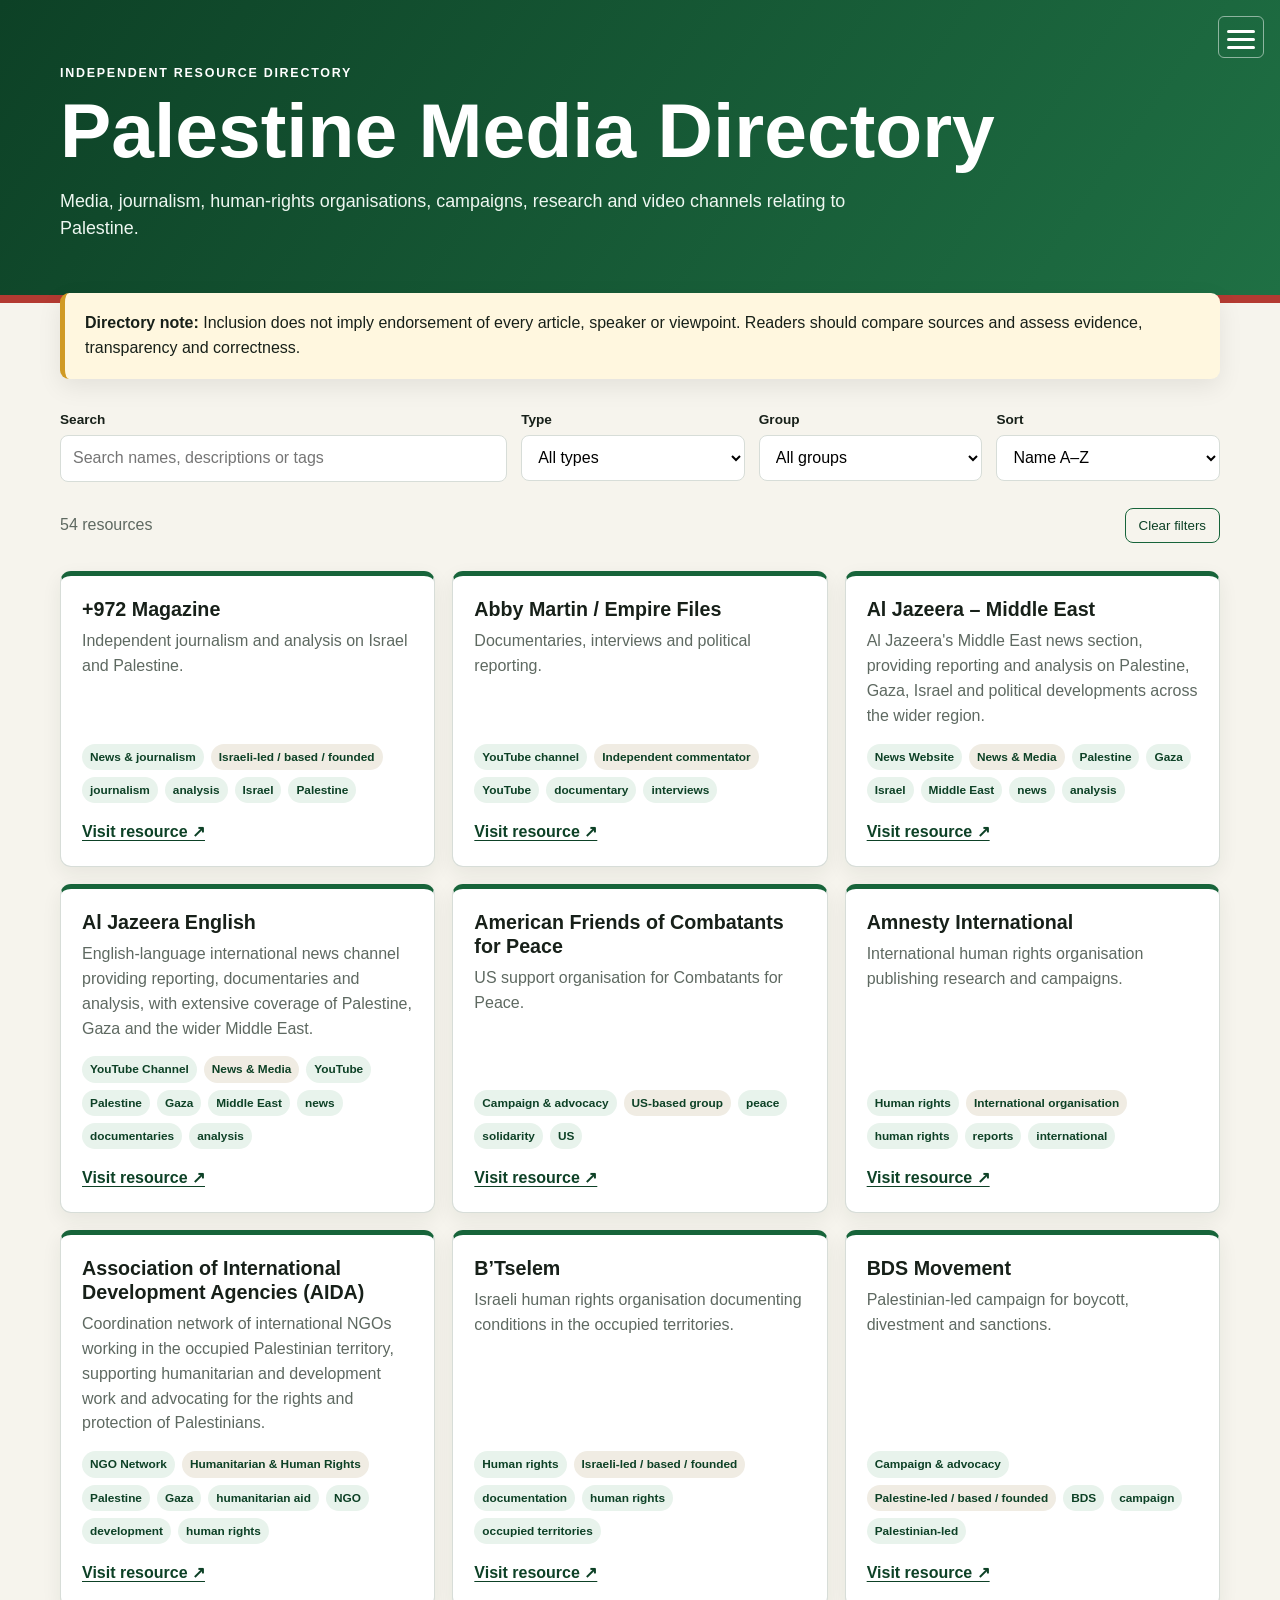
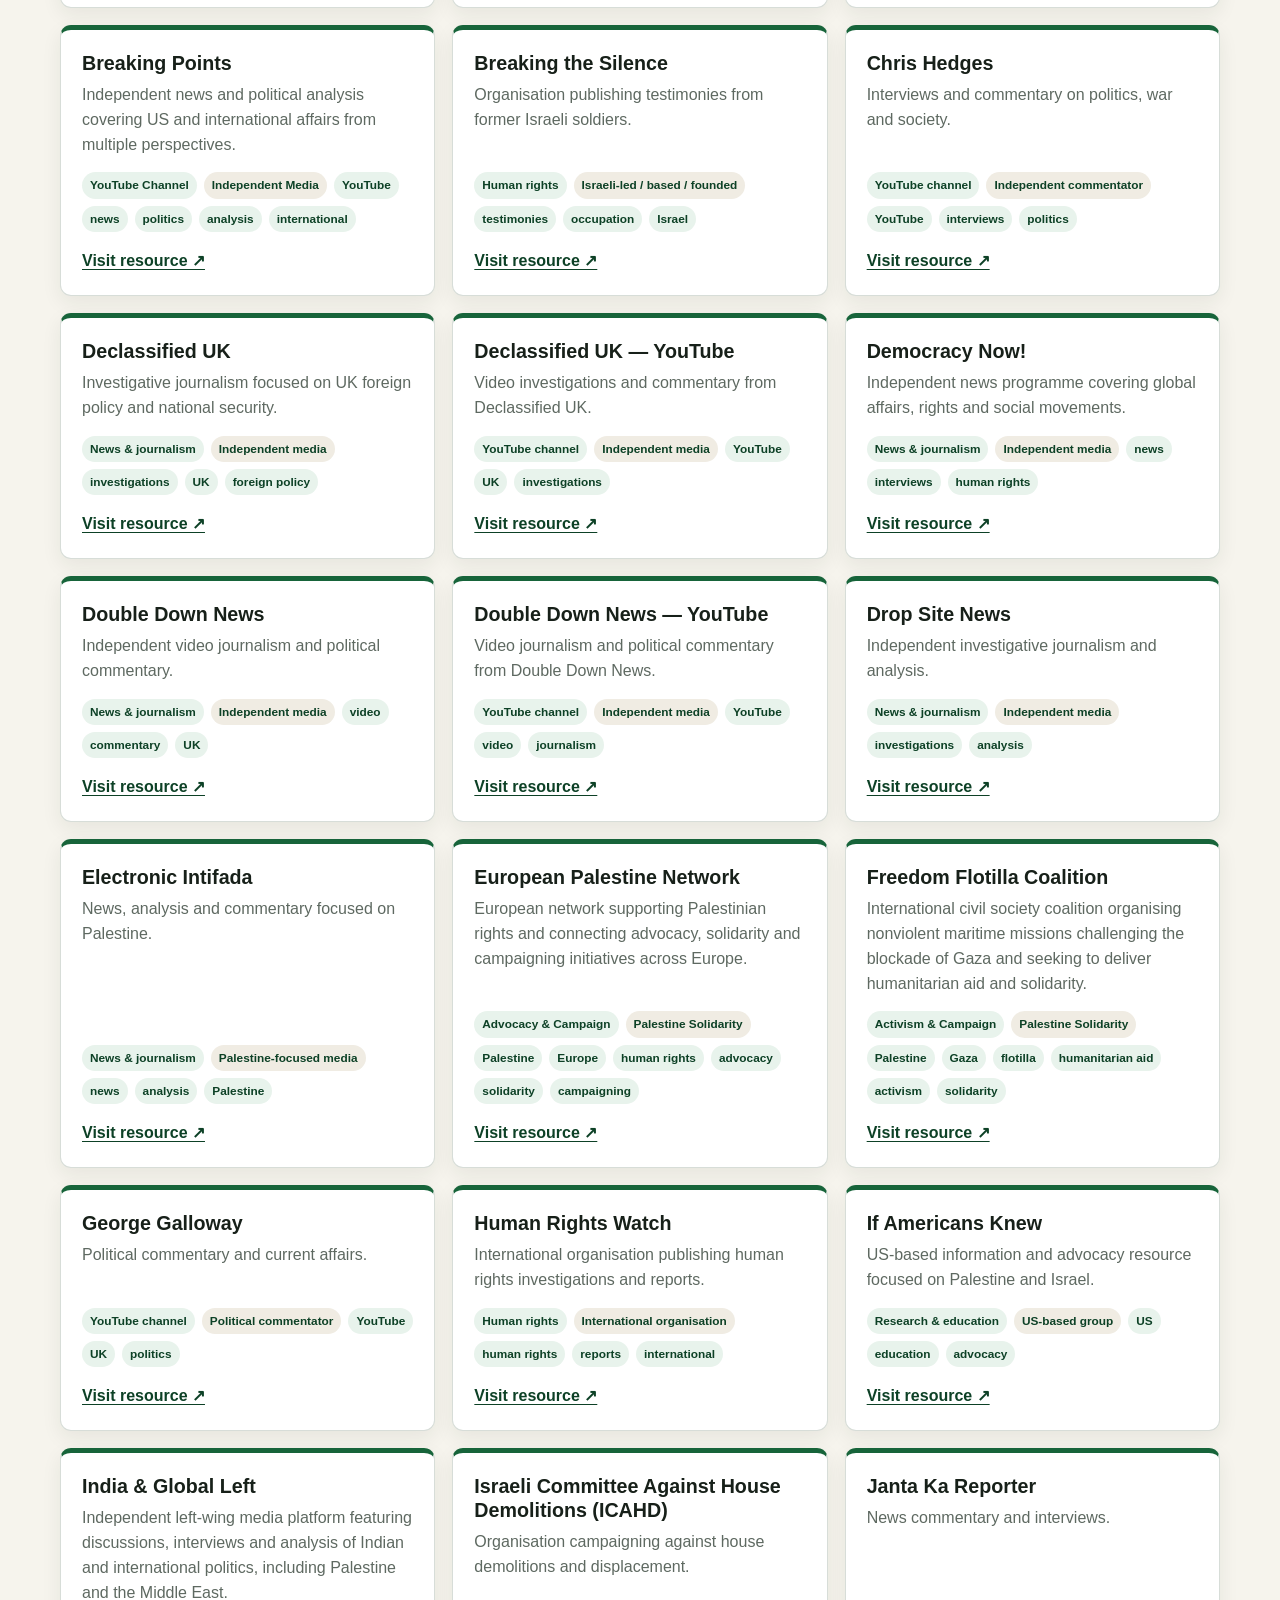
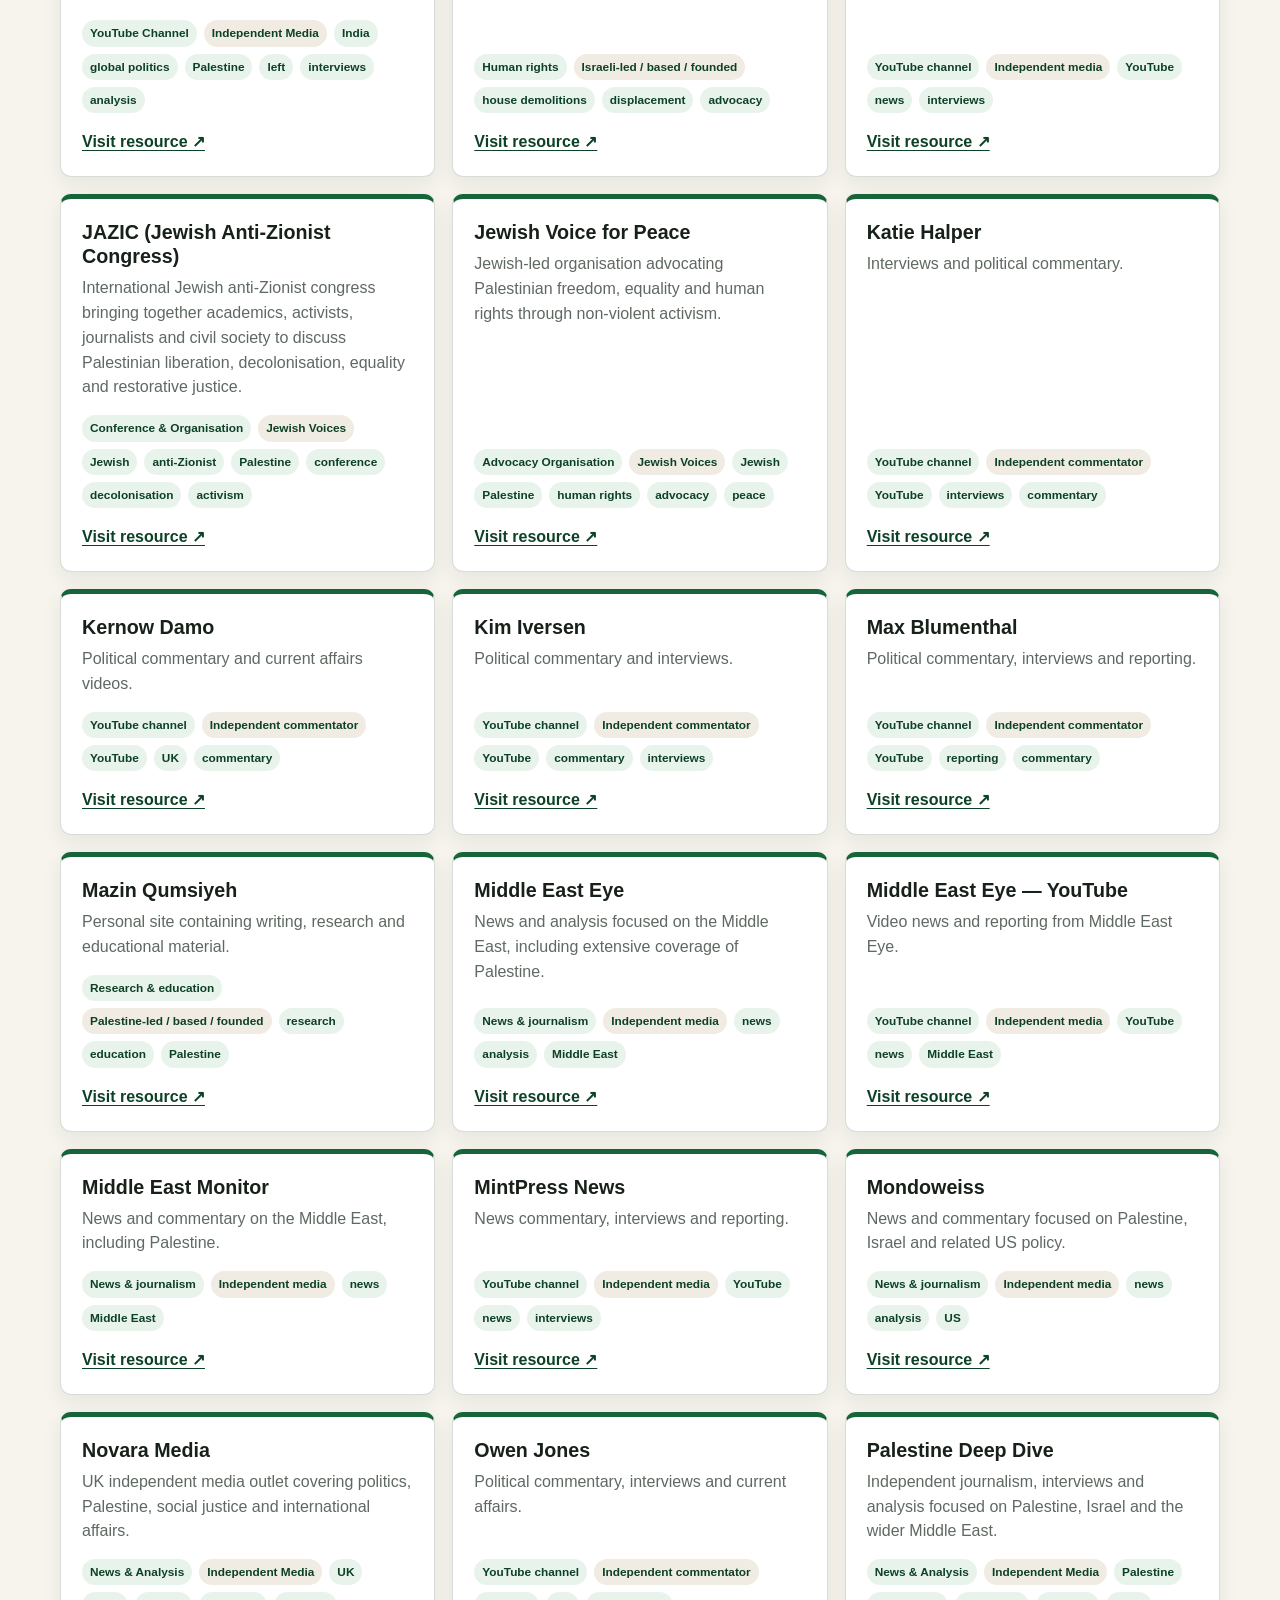
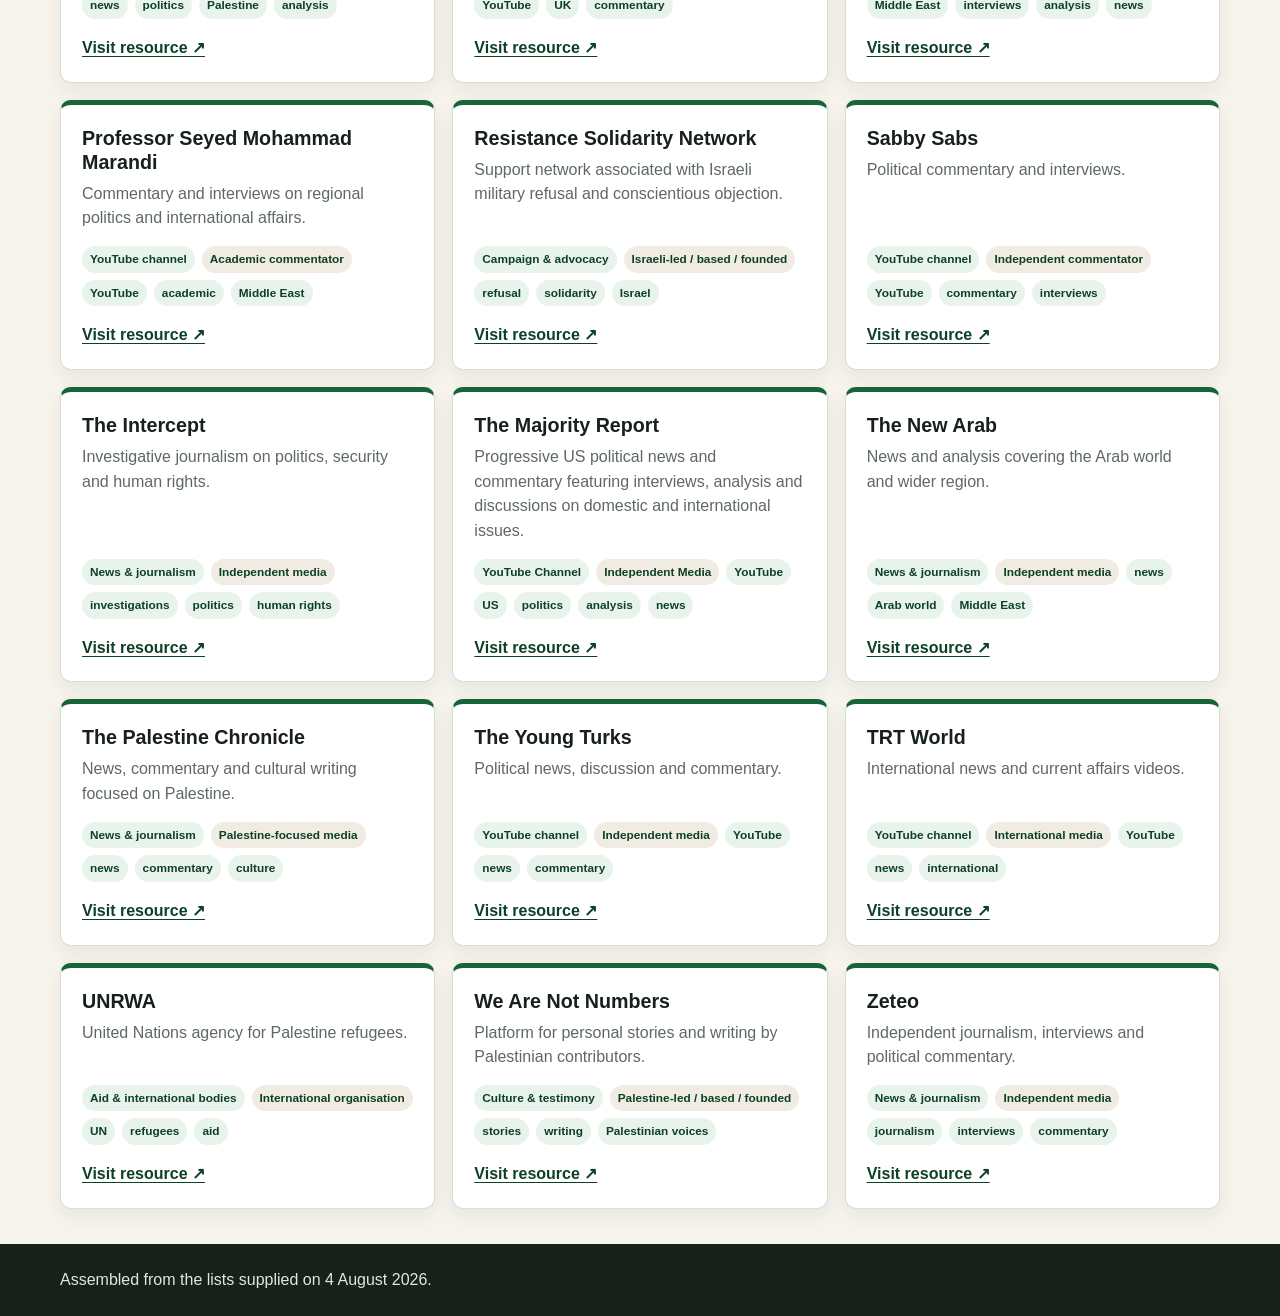
<file: index.html>
<!doctype html>
<html lang="en">

<!-- ==================================================
     SECTION 1 — PAGE SETUP / HEAD
     Put page title, stylesheet links and other head items here.
     ================================================== -->
<head>
<meta charset="utf-8">
<meta name="viewport" content="width=device-width,initial-scale=1">
<title>Palestine Media Directory</title>
<link rel="stylesheet" href="styles.css">
</head>
<body>

<!-- ==================================================
     SECTION 2 — PAGE HEADER
     Put heading/banner code here.
     ================================================== -->
<header><div class="wrap">
<!-- HAMBURGER MENU -->
<button class="menu-button" id="menuButton" aria-label="Open menu" aria-expanded="false">
<span></span><span></span><span></span>
</button>
<nav class="main-menu" id="mainMenu">
<a href="https://palestine-justice.github.io/palestine-history/" target="_blank" rel="noopener">Palestine History</a>
<a href="https://palestine-justice.github.io/weblinks/" target="_blank" rel="noopener">Palestine Justice links</a>
</nav>
<p class="kicker">Independent resource directory</p>
<h1>Palestine Media Directory</h1>
<p class="subtitle">Media, journalism, human-rights organisations, campaigns, research and video channels relating to Palestine.</p>
</div></header>

<!-- ==================================================
     SECTION 3 — MAIN CONTENT START
     ================================================== -->
<main class="wrap">

<!-- ==================================================
     SECTION 4 — DIRECTORY NOTICE
     Put notice/information-box code here.
     ================================================== -->
<section class="notice"><strong>Directory note:</strong> Inclusion does not imply endorsement of every article, speaker or viewpoint. Readers should compare sources and assess evidence, transparency and correctness.</section>

<!-- ==================================================
     SECTION 5 — SEARCH / FILTER / SORT CONTROLS
     Put new search or filter controls here.
     ================================================== -->
<section class="controls">
<label><span>Search</span><input id="search" type="search" placeholder="Search names, descriptions or tags"></label>
<label><span>Type</span><select id="typeFilter"><option value="">All types</option></select></label>
<label><span>Group</span><select id="groupFilter"><option value="">All groups</option></select></label>
<label><span>Sort</span><select id="sort"><option value="name">Name A–Z</option><option value="type">Type</option><option value="group">Group</option></select></label>
</section>

<!-- ==================================================
     SECTION 6 — RESULTS BAR AND RESOURCE CARDS
     Put code connected with displayed results/cards here.
     ================================================== -->
<div class="resultsbar"><p id="count"></p><button id="clear">Clear filters</button></div>
<section id="cards" class="grid"></section>
</main>

<!-- ==================================================
     SECTION 7 — FOOTER
     Put footer code here.
     ================================================== -->
<footer><div class="wrap">Assembled from the lists supplied on 4 August 2026.</div></footer>

<!-- ==================================================
     SECTION 8 — WEBSITE JAVASCRIPT FILES
     Put additional local JavaScript file links here.
     ================================================== -->
<script src="sites.js"></script>
<script src="script.js"></script>

<!-- ==================================================
     SECTION 9 — GOATCOUNTER ANALYTICS
     ================================================== -->
<script data-goatcounter="https://palestine-justice.goatcounter.com/count"
        async src="//gc.zgo.at/count.js">
</script>

<!-- ==================================================
     SECTION 10 — CLOUDFLARE WEB ANALYTICS
     ================================================== -->
<!-- Cloudflare Web Analytics -->
<script type='module' src='https://static.cloudflareinsights.com/beacon.min.js' data-cf-beacon='{"token": "90a6a1f27afb492b8741871558c626bf"}'>
</script>
<!-- End Cloudflare Web Analytics -->

</body>
</html>
</file>
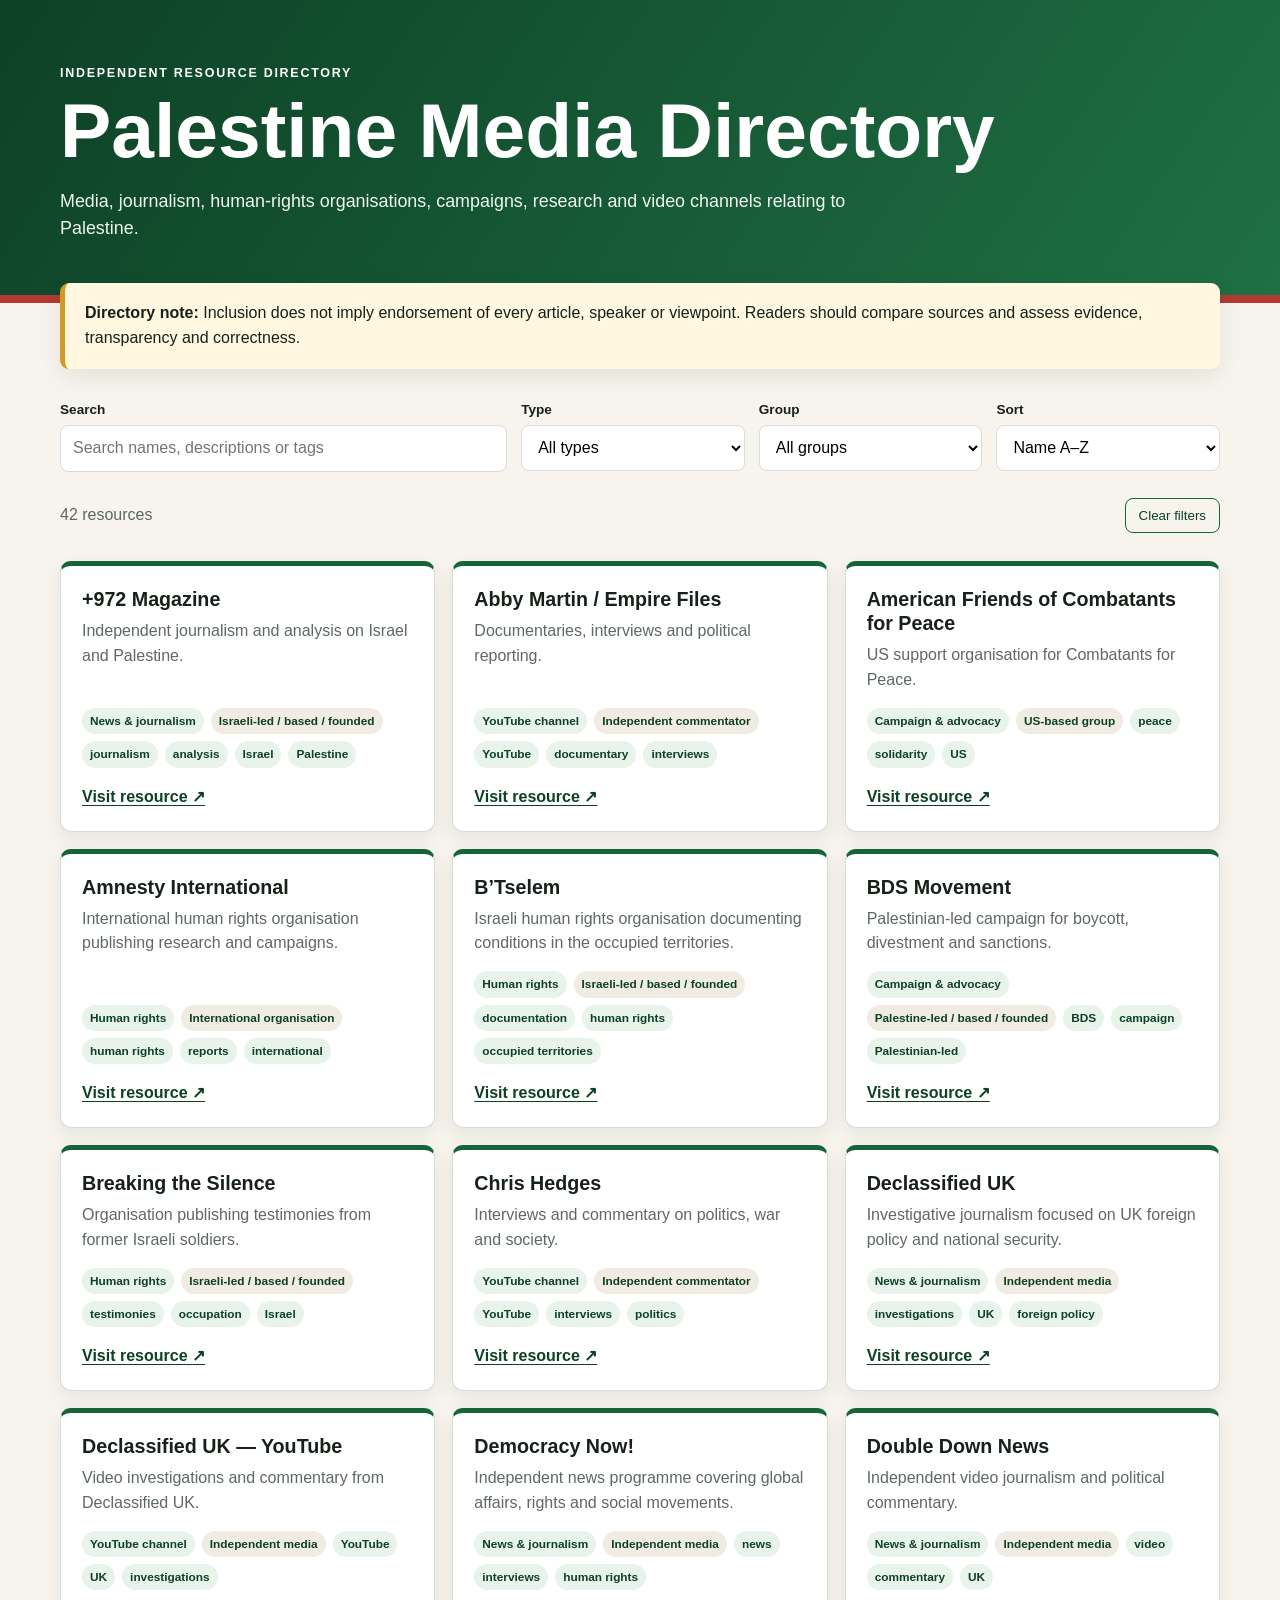
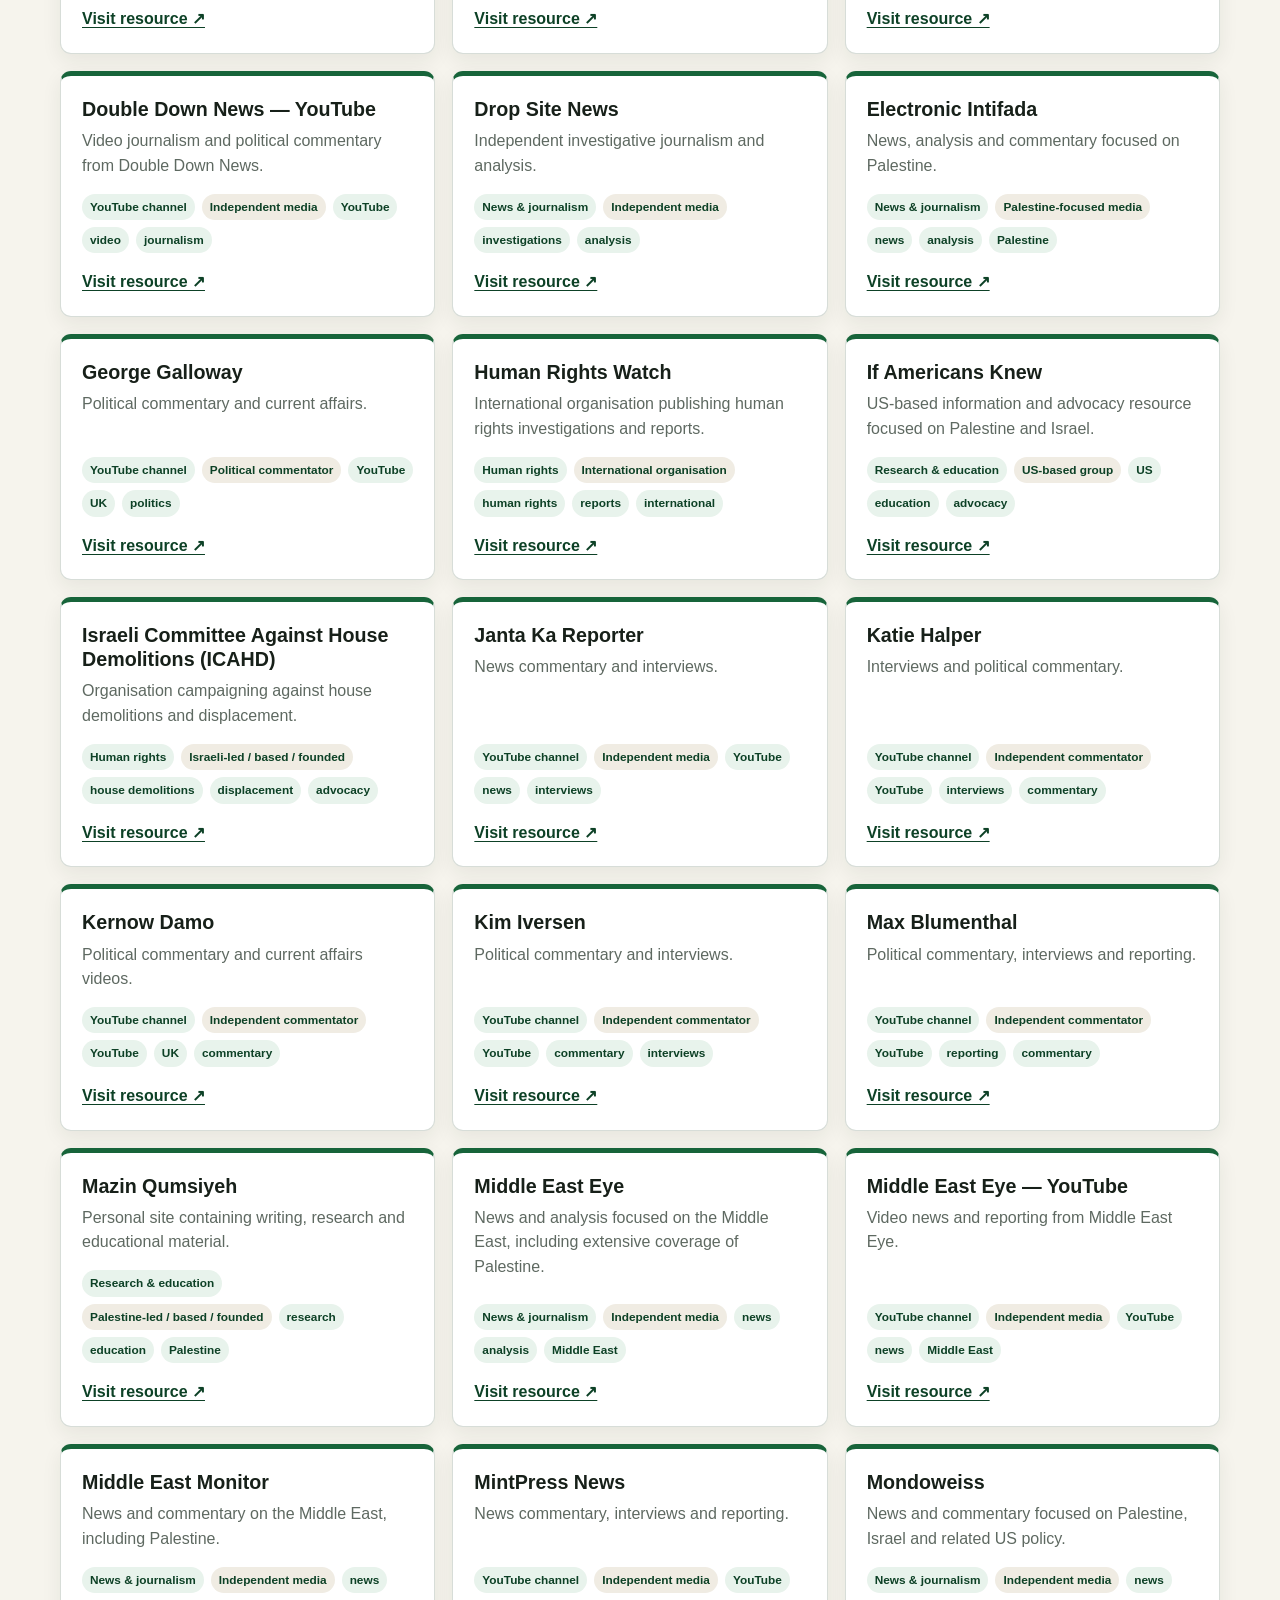
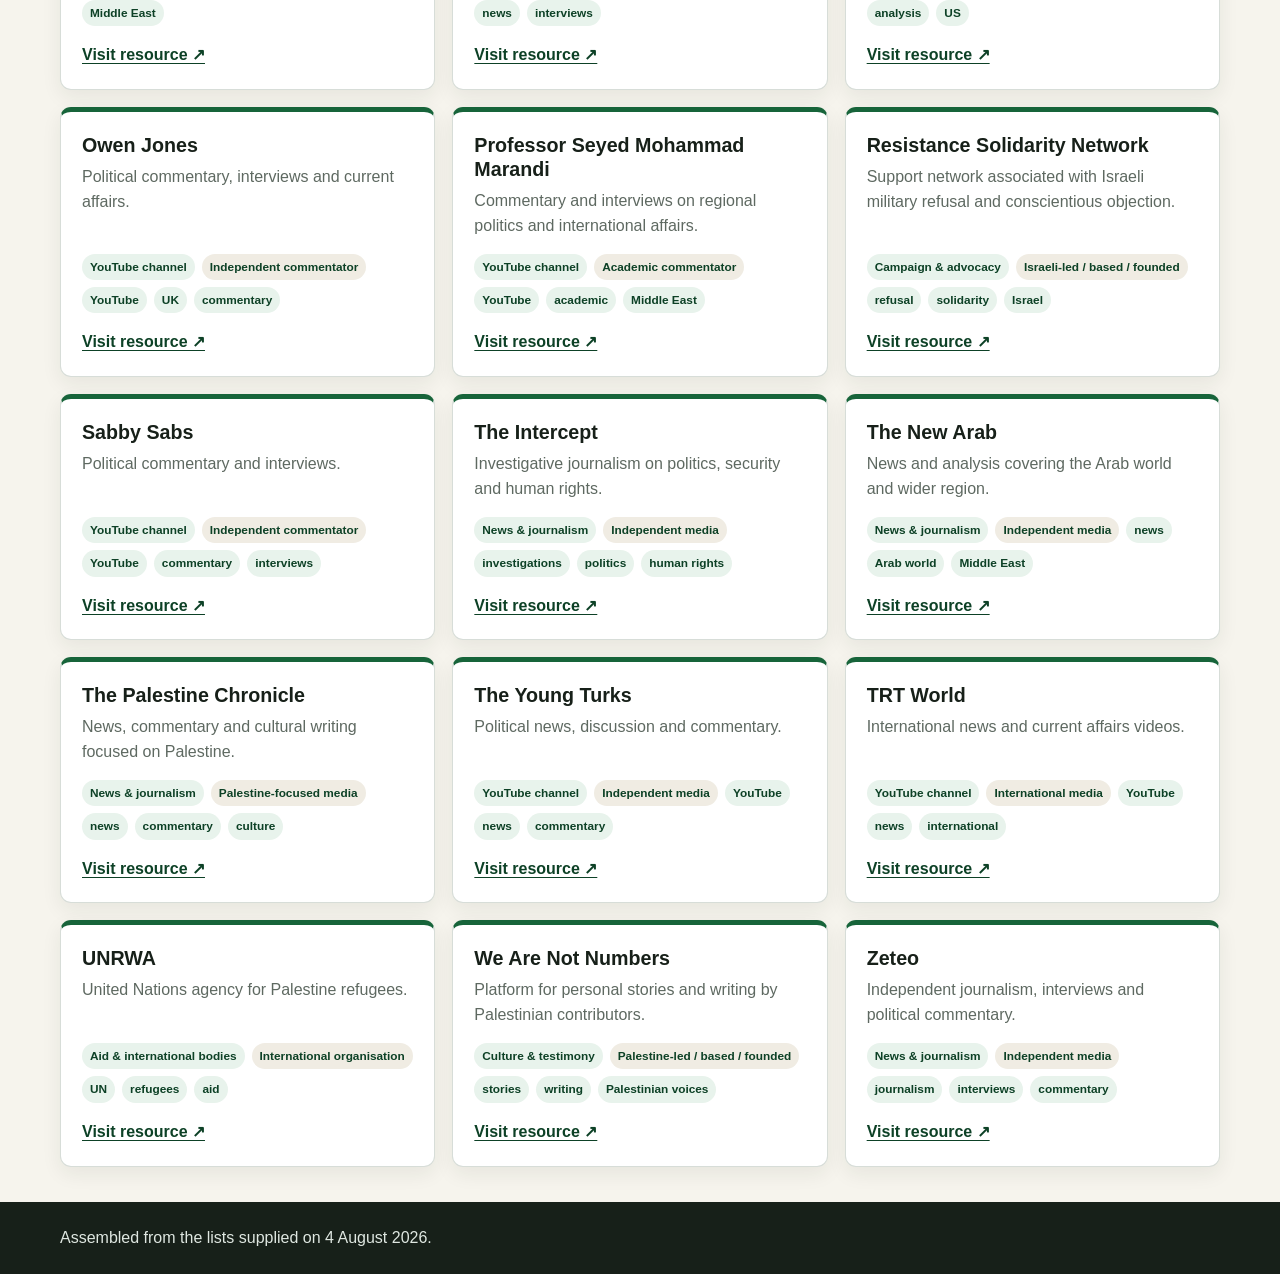
<file: index-inline.html>
<!doctype html>
<html lang="en">
<head>
<meta charset="utf-8">
<meta name="viewport" content="width=device-width,initial-scale=1">
<title>Palestine Media Directory</title>
<style>
:root{--ink:#172019;--muted:#5e6961;--paper:#f6f4ed;--card:#fff;--green:#17643a;--dark:#0d4126;--line:#d7ddd8;--sand:#fff7df}
*{box-sizing:border-box}
body{margin:0;font-family:Arial,Helvetica,sans-serif;color:var(--ink);background:var(--paper);line-height:1.55}
.wrap{width:min(1160px,calc(100% - 32px));margin:auto}
header{color:white;background:linear-gradient(125deg,#0d4126,#1f7044);padding:64px 0 52px;border-bottom:8px solid #b33a32}
.kicker{text-transform:uppercase;letter-spacing:.14em;font-weight:700;font-size:.78rem;margin:0 0 8px}
h1{font-size:clamp(2.3rem,6vw,4.8rem);line-height:1.02;margin:0}
.subtitle{max-width:800px;font-size:1.12rem;color:#eef7f1;margin:18px 0 0}
.notice{margin:-20px 0 30px;padding:18px 20px;background:var(--sand);border-left:5px solid #d09a24;border-radius:9px;box-shadow:0 8px 24px rgba(0,0,0,.08)}
.controls{display:grid;grid-template-columns:2fr 1fr 1fr 1fr;gap:14px}
label span{display:block;font-weight:700;font-size:.85rem;margin-bottom:5px}
input,select{width:100%;min-height:46px;padding:10px 12px;border:1px solid var(--line);border-radius:8px;background:#fff;font:inherit}
.resultsbar{display:flex;justify-content:space-between;align-items:center;margin:15px 0 18px}
#count{color:var(--muted)}
button{border:1px solid var(--green);background:transparent;color:var(--dark);border-radius:8px;padding:9px 13px;cursor:pointer}
.grid{display:grid;grid-template-columns:repeat(3,minmax(0,1fr));gap:17px}
.card{background:var(--card);border:1px solid var(--line);border-top:5px solid var(--green);border-radius:11px;padding:21px;display:flex;flex-direction:column;box-shadow:0 7px 20px rgba(24,40,29,.07)}
.card h2{font-size:1.23rem;line-height:1.22;margin:0 0 8px}
.card p{color:var(--muted);margin:0 0 15px}
.meta{display:flex;gap:7px;flex-wrap:wrap;margin:auto 0 17px}
.tag{font-size:.74rem;font-weight:700;border-radius:999px;padding:4px 8px;background:#e8f3ec;color:var(--dark)}
.group{background:#f0ece3}
.card a{align-self:flex-start;font-weight:700;color:var(--dark);text-underline-offset:3px}
.empty{grid-column:1/-1;text-align:center;padding:35px;background:#fff;border:1px dashed var(--line);border-radius:10px}
footer{background:var(--ink);color:#dfe7e1;padding:24px 0;margin-top:35px}
@media(max-width:900px){.grid{grid-template-columns:repeat(2,1fr)}.controls{grid-template-columns:1fr 1fr}}
@media(max-width:620px){header{padding-top:46px}.grid,.controls{grid-template-columns:1fr}.resultsbar{align-items:flex-start;gap:10px}}
</style>
</head>
<body>
<header><div class="wrap">
<p class="kicker">Independent resource directory</p>
<h1>Palestine Media Directory</h1>
<p class="subtitle">Media, journalism, human-rights organisations, campaigns, research and video channels relating to Palestine.</p>
</div></header>

<main class="wrap">
<section class="notice"><strong>Directory note:</strong> Inclusion does not imply endorsement of every article, speaker or viewpoint. Readers should compare sources and assess evidence, transparency and correctness.</section>

<section class="controls">
<label><span>Search</span><input id="search" type="search" placeholder="Search names, descriptions or tags"></label>
<label><span>Type</span><select id="typeFilter"><option value="">All types</option></select></label>
<label><span>Group</span><select id="groupFilter"><option value="">All groups</option></select></label>
<label><span>Sort</span><select id="sort"><option value="name">Name A–Z</option><option value="type">Type</option><option value="group">Group</option></select></label>
</section>

<div class="resultsbar"><p id="count"></p><button id="clear">Clear filters</button></div>
<section id="cards" class="grid"></section>
</main>

<footer><div class="wrap">Assembled from the lists supplied on 4 August 2026.</div></footer>

<script>
const sites = [{"name": "+972 Magazine", "url": "https://www.972mag.com/", "type": "News & journalism", "group": "Israeli-led / based / founded", "description": "Independent journalism and analysis on Israel and Palestine.", "tags": ["journalism", "analysis", "Israel", "Palestine"]}, {"name": "Abby Martin / Empire Files", "url": "https://www.youtube.com/@EmpireFiles", "type": "YouTube channel", "group": "Independent commentator", "description": "Documentaries, interviews and political reporting.", "tags": ["YouTube", "documentary", "interviews"]}, {"name": "American Friends of Combatants for Peace", "url": "https://www.afcfp.org/", "type": "Campaign & advocacy", "group": "US-based group", "description": "US support organisation for Combatants for Peace.", "tags": ["peace", "solidarity", "US"]}, {"name": "Amnesty International", "url": "https://www.amnesty.org/en/", "type": "Human rights", "group": "International organisation", "description": "International human rights organisation publishing research and campaigns.", "tags": ["human rights", "reports", "international"]}, {"name": "BDS Movement", "url": "https://bdsmovement.net/", "type": "Campaign & advocacy", "group": "Palestine-led / based / founded", "description": "Palestinian-led campaign for boycott, divestment and sanctions.", "tags": ["BDS", "campaign", "Palestinian-led"]}, {"name": "Breaking the Silence", "url": "https://www.breakingthesilence.org.il/", "type": "Human rights", "group": "Israeli-led / based / founded", "description": "Organisation publishing testimonies from former Israeli soldiers.", "tags": ["testimonies", "occupation", "Israel"]}, {"name": "B’Tselem", "url": "https://www.btselem.org/", "type": "Human rights", "group": "Israeli-led / based / founded", "description": "Israeli human rights organisation documenting conditions in the occupied territories.", "tags": ["documentation", "human rights", "occupied territories"]}, {"name": "Chris Hedges", "url": "https://www.youtube.com/@ChrisHedgesChannel/videos", "type": "YouTube channel", "group": "Independent commentator", "description": "Interviews and commentary on politics, war and society.", "tags": ["YouTube", "interviews", "politics"]}, {"name": "Declassified UK", "url": "https://www.declassifieduk.org/", "type": "News & journalism", "group": "Independent media", "description": "Investigative journalism focused on UK foreign policy and national security.", "tags": ["investigations", "UK", "foreign policy"]}, {"name": "Declassified UK — YouTube", "url": "https://www.youtube.com/declassifieduk", "type": "YouTube channel", "group": "Independent media", "description": "Video investigations and commentary from Declassified UK.", "tags": ["YouTube", "UK", "investigations"]}, {"name": "Democracy Now!", "url": "https://www.democracynow.org/", "type": "News & journalism", "group": "Independent media", "description": "Independent news programme covering global affairs, rights and social movements.", "tags": ["news", "interviews", "human rights"]}, {"name": "Double Down News", "url": "https://www.doubledown.news/", "type": "News & journalism", "group": "Independent media", "description": "Independent video journalism and political commentary.", "tags": ["video", "commentary", "UK"]}, {"name": "Double Down News — YouTube", "url": "https://www.youtube.com/@DoubleDownNews/videos", "type": "YouTube channel", "group": "Independent media", "description": "Video journalism and political commentary from Double Down News.", "tags": ["YouTube", "video", "journalism"]}, {"name": "Drop Site News", "url": "https://www.dropsitenews.com/", "type": "News & journalism", "group": "Independent media", "description": "Independent investigative journalism and analysis.", "tags": ["investigations", "analysis"]}, {"name": "Electronic Intifada", "url": "https://electronicintifada.net/", "type": "News & journalism", "group": "Palestine-focused media", "description": "News, analysis and commentary focused on Palestine.", "tags": ["news", "analysis", "Palestine"]}, {"name": "George Galloway", "url": "https://www.youtube.com/@GeorgeGallowayOfficial", "type": "YouTube channel", "group": "Political commentator", "description": "Political commentary and current affairs.", "tags": ["YouTube", "UK", "politics"]}, {"name": "Human Rights Watch", "url": "https://www.hrw.org/", "type": "Human rights", "group": "International organisation", "description": "International organisation publishing human rights investigations and reports.", "tags": ["human rights", "reports", "international"]}, {"name": "If Americans Knew", "url": "https://ifamericansknew.org/", "type": "Research & education", "group": "US-based group", "description": "US-based information and advocacy resource focused on Palestine and Israel.", "tags": ["US", "education", "advocacy"]}, {"name": "Israeli Committee Against House Demolitions (ICAHD)", "url": "https://icahd.org/", "type": "Human rights", "group": "Israeli-led / based / founded", "description": "Organisation campaigning against house demolitions and displacement.", "tags": ["house demolitions", "displacement", "advocacy"]}, {"name": "Janta Ka Reporter", "url": "https://www.youtube.com/@JantaKaReporter", "type": "YouTube channel", "group": "Independent media", "description": "News commentary and interviews.", "tags": ["YouTube", "news", "interviews"]}, {"name": "Katie Halper", "url": "https://www.youtube.com/@TheKatieHalperShow", "type": "YouTube channel", "group": "Independent commentator", "description": "Interviews and political commentary.", "tags": ["YouTube", "interviews", "commentary"]}, {"name": "Kernow Damo", "url": "https://www.youtube.com/@KernowDamo", "type": "YouTube channel", "group": "Independent commentator", "description": "Political commentary and current affairs videos.", "tags": ["YouTube", "UK", "commentary"]}, {"name": "Kim Iversen", "url": "https://www.youtube.com/@KimIversen", "type": "YouTube channel", "group": "Independent commentator", "description": "Political commentary and interviews.", "tags": ["YouTube", "commentary", "interviews"]}, {"name": "Max Blumenthal", "url": "https://www.youtube.com/@mblumenthal", "type": "YouTube channel", "group": "Independent commentator", "description": "Political commentary, interviews and reporting.", "tags": ["YouTube", "reporting", "commentary"]}, {"name": "Mazin Qumsiyeh", "url": "https://qumsiyeh.org/", "type": "Research & education", "group": "Palestine-led / based / founded", "description": "Personal site containing writing, research and educational material.", "tags": ["research", "education", "Palestine"]}, {"name": "Middle East Eye", "url": "https://www.middleeasteye.net/", "type": "News & journalism", "group": "Independent media", "description": "News and analysis focused on the Middle East, including extensive coverage of Palestine.", "tags": ["news", "analysis", "Middle East"]}, {"name": "Middle East Eye — YouTube", "url": "https://www.youtube.com/MiddleEastEye", "type": "YouTube channel", "group": "Independent media", "description": "Video news and reporting from Middle East Eye.", "tags": ["YouTube", "news", "Middle East"]}, {"name": "Middle East Monitor", "url": "https://www.middleeastmonitor.com/", "type": "News & journalism", "group": "Independent media", "description": "News and commentary on the Middle East, including Palestine.", "tags": ["news", "Middle East"]}, {"name": "MintPress News", "url": "https://www.youtube.com/@MintPressNews", "type": "YouTube channel", "group": "Independent media", "description": "News commentary, interviews and reporting.", "tags": ["YouTube", "news", "interviews"]}, {"name": "Mondoweiss", "url": "https://mondoweiss.net/", "type": "News & journalism", "group": "Independent media", "description": "News and commentary focused on Palestine, Israel and related US policy.", "tags": ["news", "analysis", "US"]}, {"name": "Owen Jones", "url": "https://www.youtube.com/@OwenJonesTalks", "type": "YouTube channel", "group": "Independent commentator", "description": "Political commentary, interviews and current affairs.", "tags": ["YouTube", "UK", "commentary"]}, {"name": "Professor Seyed Mohammad Marandi", "url": "https://www.youtube.com/@ProfessorMarandi", "type": "YouTube channel", "group": "Academic commentator", "description": "Commentary and interviews on regional politics and international affairs.", "tags": ["YouTube", "academic", "Middle East"]}, {"name": "Resistance Solidarity Network", "url": "https://www.refuser.org/", "type": "Campaign & advocacy", "group": "Israeli-led / based / founded", "description": "Support network associated with Israeli military refusal and conscientious objection.", "tags": ["refusal", "solidarity", "Israel"]}, {"name": "Sabby Sabs", "url": "https://www.youtube.com/@SabbySabs", "type": "YouTube channel", "group": "Independent commentator", "description": "Political commentary and interviews.", "tags": ["YouTube", "commentary", "interviews"]}, {"name": "The Intercept", "url": "https://theintercept.com/", "type": "News & journalism", "group": "Independent media", "description": "Investigative journalism on politics, security and human rights.", "tags": ["investigations", "politics", "human rights"]}, {"name": "The New Arab", "url": "https://www.newarab.com/", "type": "News & journalism", "group": "Independent media", "description": "News and analysis covering the Arab world and wider region.", "tags": ["news", "Arab world", "Middle East"]}, {"name": "The Palestine Chronicle", "url": "https://www.palestinechronicle.com/", "type": "News & journalism", "group": "Palestine-focused media", "description": "News, commentary and cultural writing focused on Palestine.", "tags": ["news", "commentary", "culture"]}, {"name": "The Young Turks", "url": "https://www.youtube.com/@TheYoungTurks", "type": "YouTube channel", "group": "Independent media", "description": "Political news, discussion and commentary.", "tags": ["YouTube", "news", "commentary"]}, {"name": "TRT World", "url": "https://www.youtube.com/@trtworld", "type": "YouTube channel", "group": "International media", "description": "International news and current affairs videos.", "tags": ["YouTube", "news", "international"]}, {"name": "UNRWA", "url": "https://www.unrwa.org/", "type": "Aid & international bodies", "group": "International organisation", "description": "United Nations agency for Palestine refugees.", "tags": ["UN", "refugees", "aid"]}, {"name": "We Are Not Numbers", "url": "https://wearenotnumbers.org/", "type": "Culture & testimony", "group": "Palestine-led / based / founded", "description": "Platform for personal stories and writing by Palestinian contributors.", "tags": ["stories", "writing", "Palestinian voices"]}, {"name": "Zeteo", "url": "https://zeteo.com/", "type": "News & journalism", "group": "Independent media", "description": "Independent journalism, interviews and political commentary.", "tags": ["journalism", "interviews", "commentary"]}];
const cards=document.getElementById("cards");
const search=document.getElementById("search");
const typeFilter=document.getElementById("typeFilter");
const groupFilter=document.getElementById("groupFilter");
const sort=document.getElementById("sort");
const count=document.getElementById("count");
const clear=document.getElementById("clear");

const esc=v=>String(v).replaceAll("&","&amp;").replaceAll("<","&lt;").replaceAll(">","&gt;").replaceAll('"',"&quot;").replaceAll("'","&#039;");
const values=key=>[...new Set(sites.map(s=>s[key]).filter(Boolean))].sort((a,b)=>a.localeCompare(b));
const fill=(el,arr)=>arr.forEach(v=>{const o=document.createElement("option");o.value=v;o.textContent=v;el.appendChild(o)});
fill(typeFilter,values("type"));
fill(groupFilter,values("group"));

function render(){
 const q=search.value.trim().toLowerCase(), t=typeFilter.value, g=groupFilter.value;
 let filtered=sites.filter(s=>{
  const hay=[s.name,s.description,s.type,s.group,...(s.tags||[])].join(" ").toLowerCase();
  return (!q||hay.includes(q))&&(!t||s.type===t)&&(!g||s.group===g);
 });
 filtered.sort((a,b)=>(a[sort.value]||"").localeCompare(b[sort.value]||"")||a.name.localeCompare(b.name));
 count.textContent=`${filtered.length} ${filtered.length===1?"resource":"resources"}`;
 cards.innerHTML="";
 if(!filtered.length){cards.innerHTML='<div class="empty">No resources match those filters.</div>';return}
 filtered.forEach(s=>{
  const el=document.createElement("article"); el.className="card";
  const tags=[`<span class="tag">${esc(s.type)}</span>`,`<span class="tag group">${esc(s.group)}</span>`,...(s.tags||[]).map(x=>`<span class="tag">${esc(x)}</span>`)].join("");
  el.innerHTML=`<h2>${esc(s.name)}</h2><p>${esc(s.description)}</p><div class="meta">${tags}</div><a href="${esc(s.url)}" target="_blank" rel="noopener noreferrer">Visit resource ↗</a>`;
  cards.appendChild(el);
 });
}
[search,typeFilter,groupFilter,sort].forEach(el=>el.addEventListener("input",render));
clear.addEventListener("click",()=>{search.value="";typeFilter.value="";groupFilter.value="";sort.value="name";render()});
render();
</script>
</body>
</html>
</file>
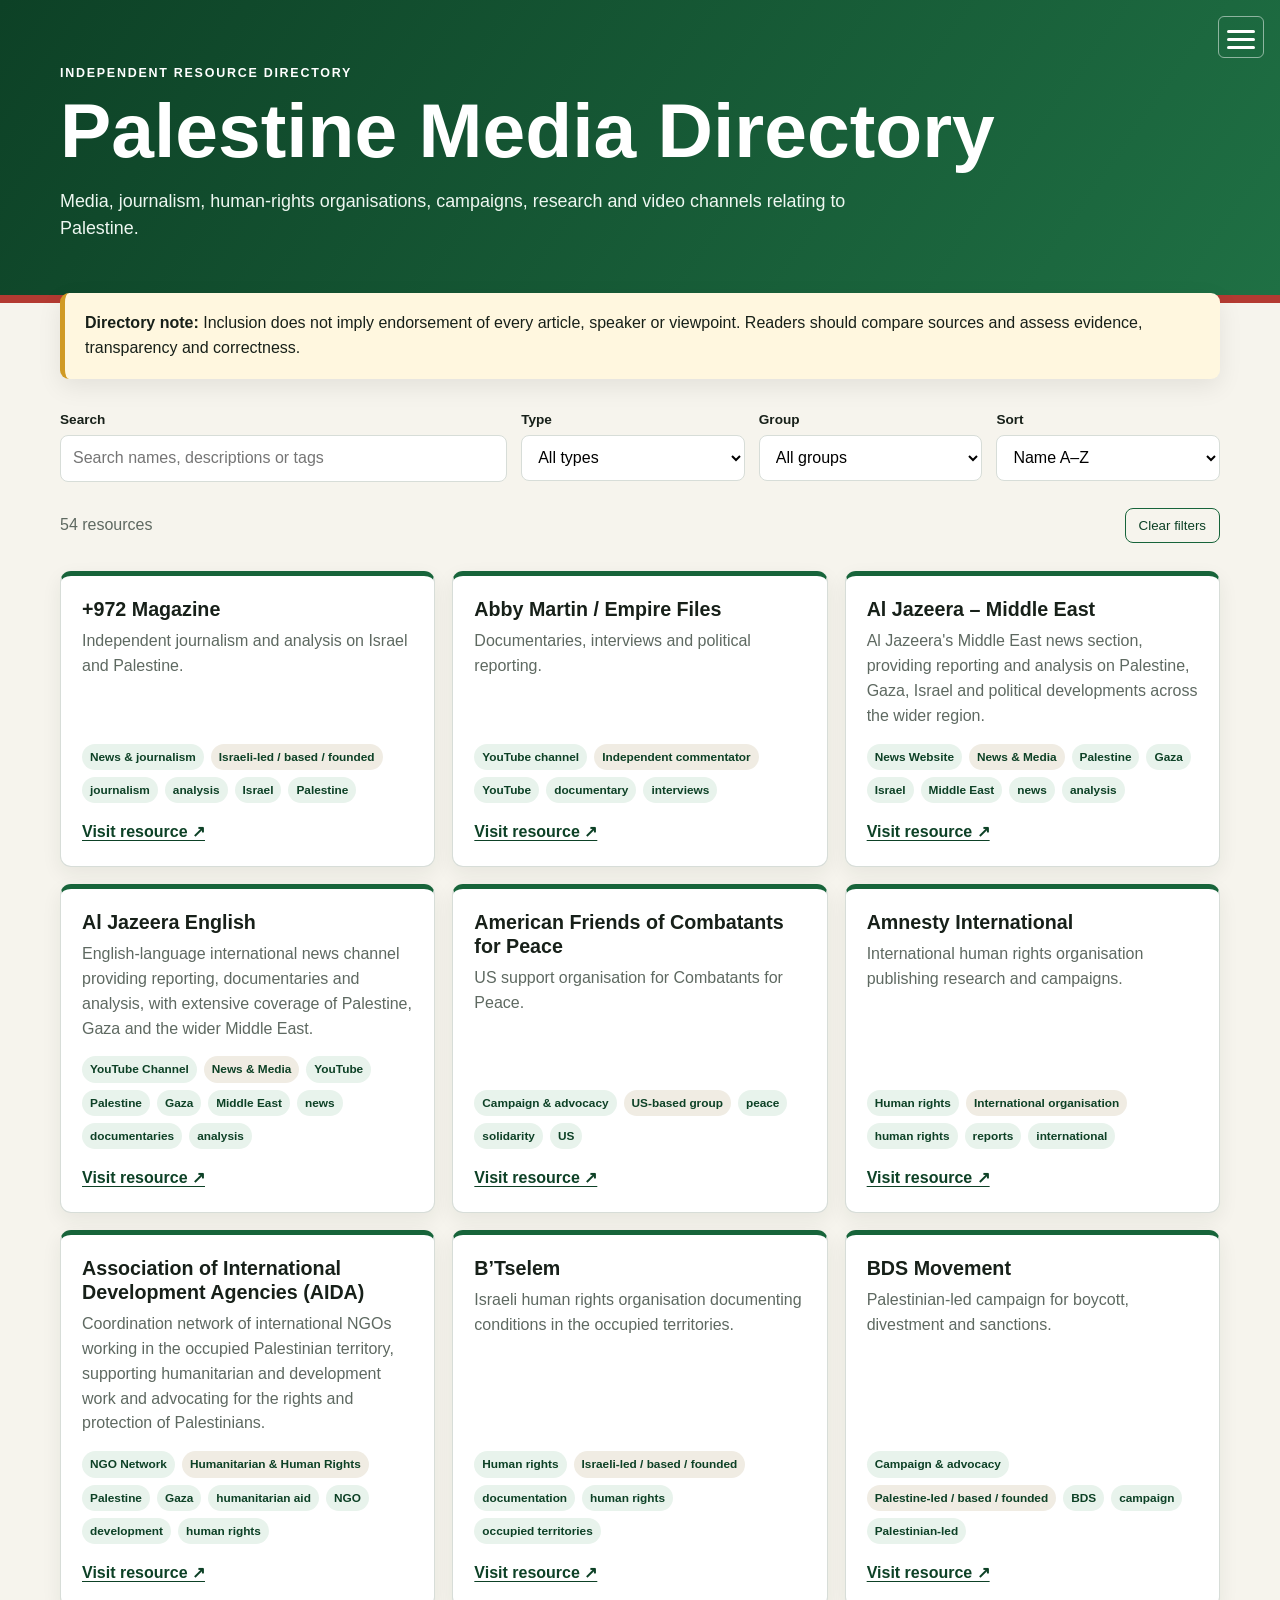
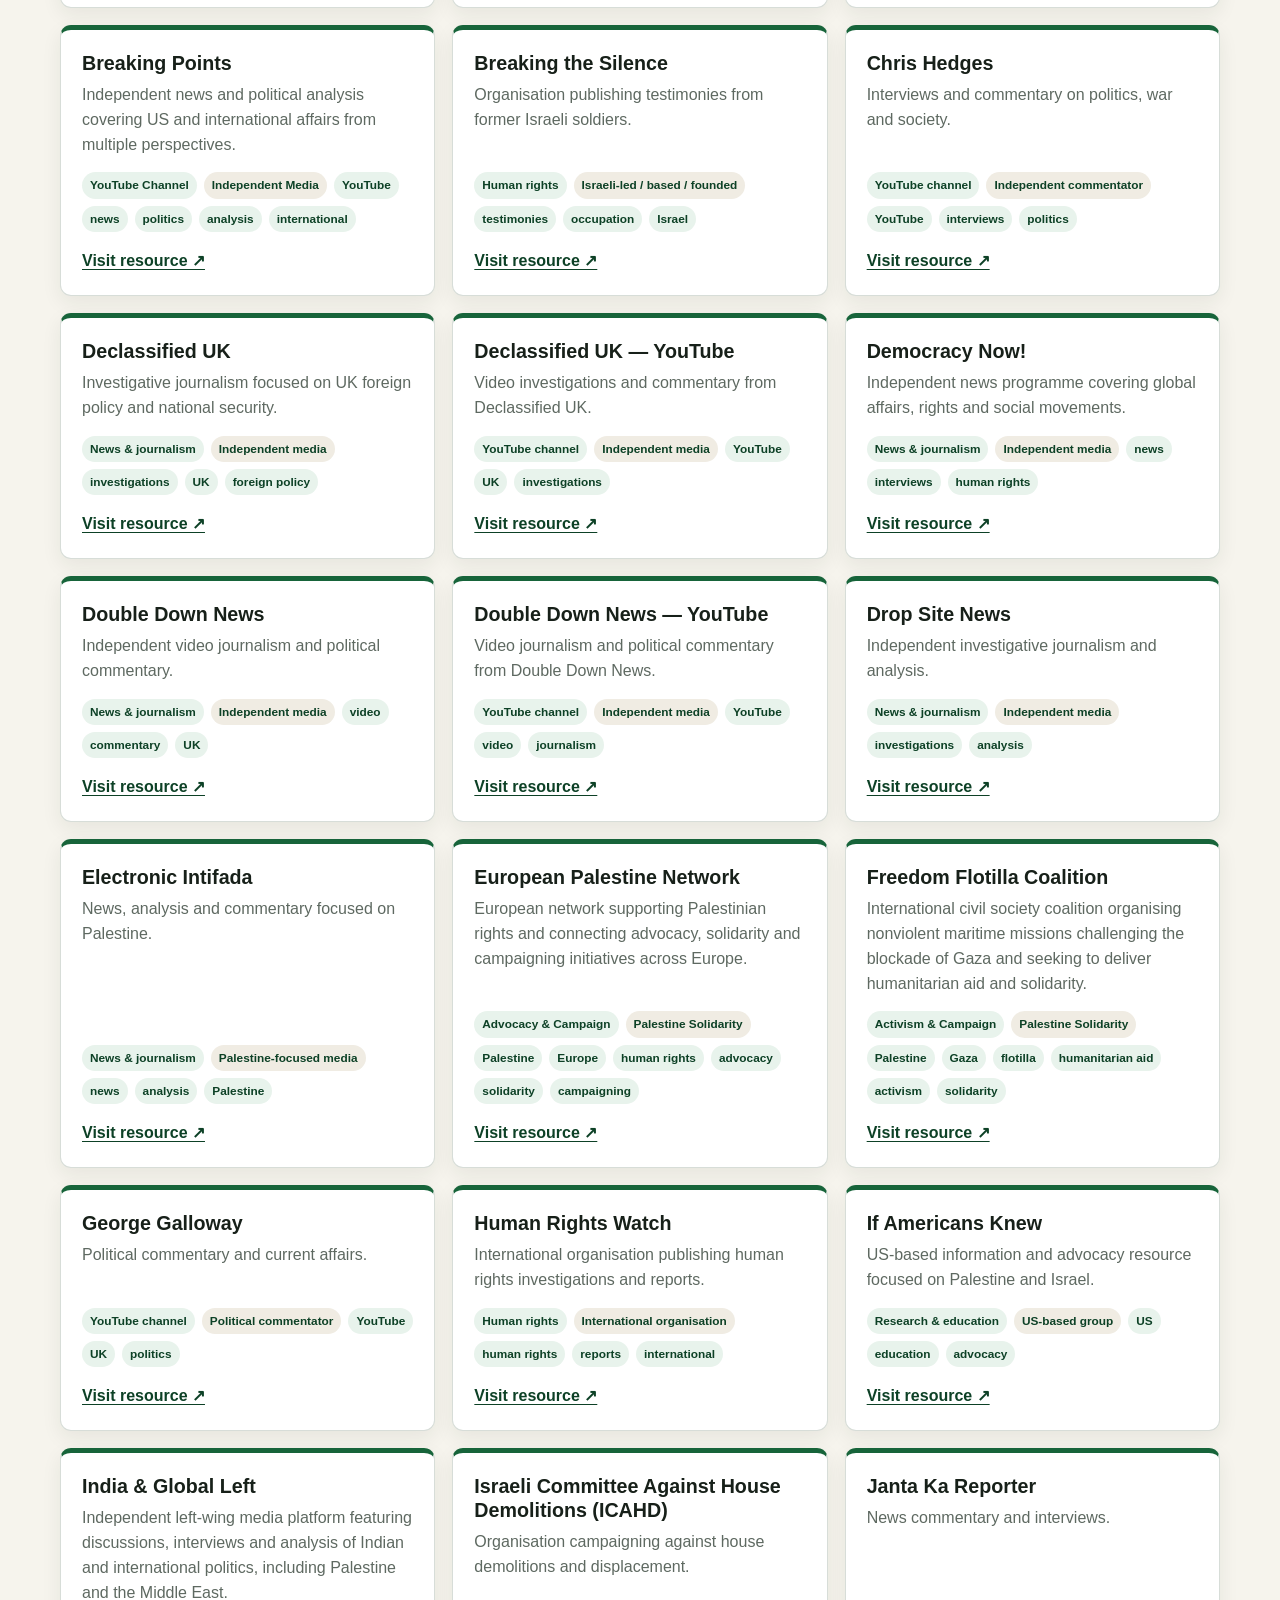
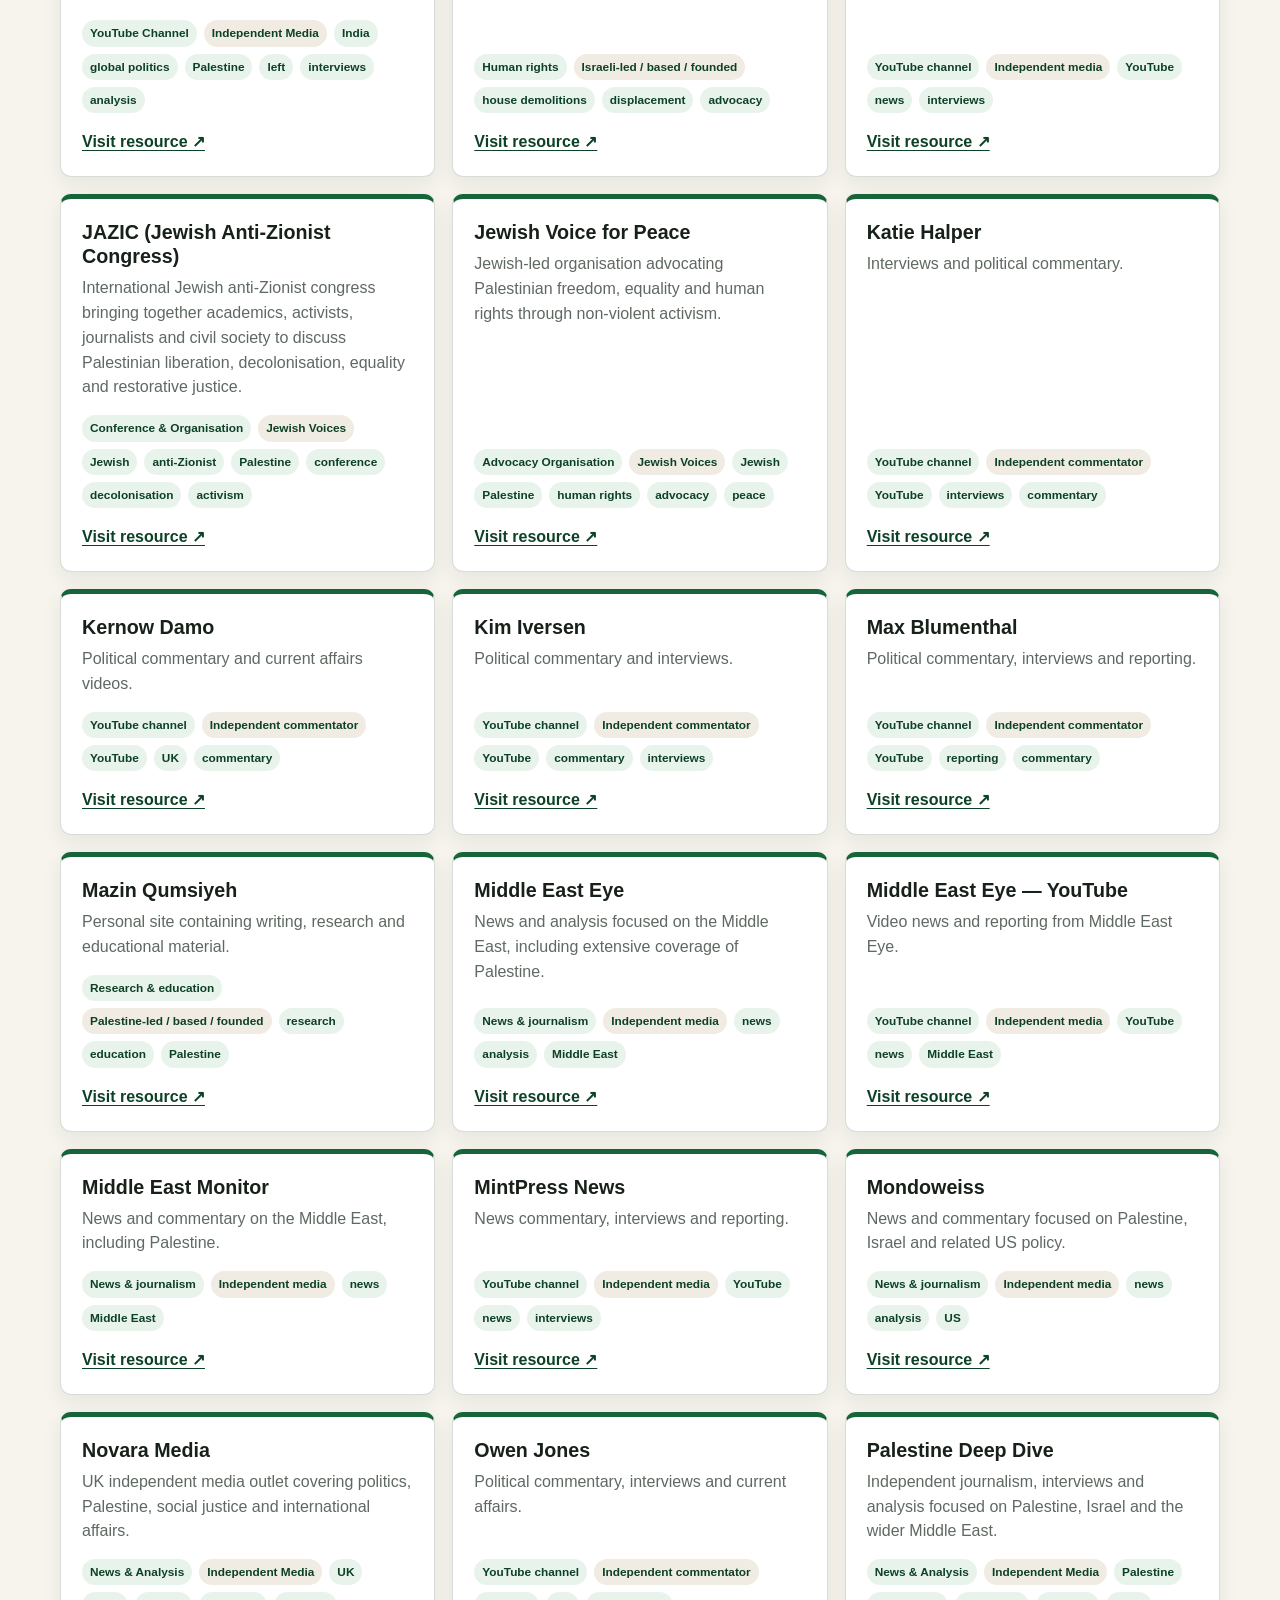
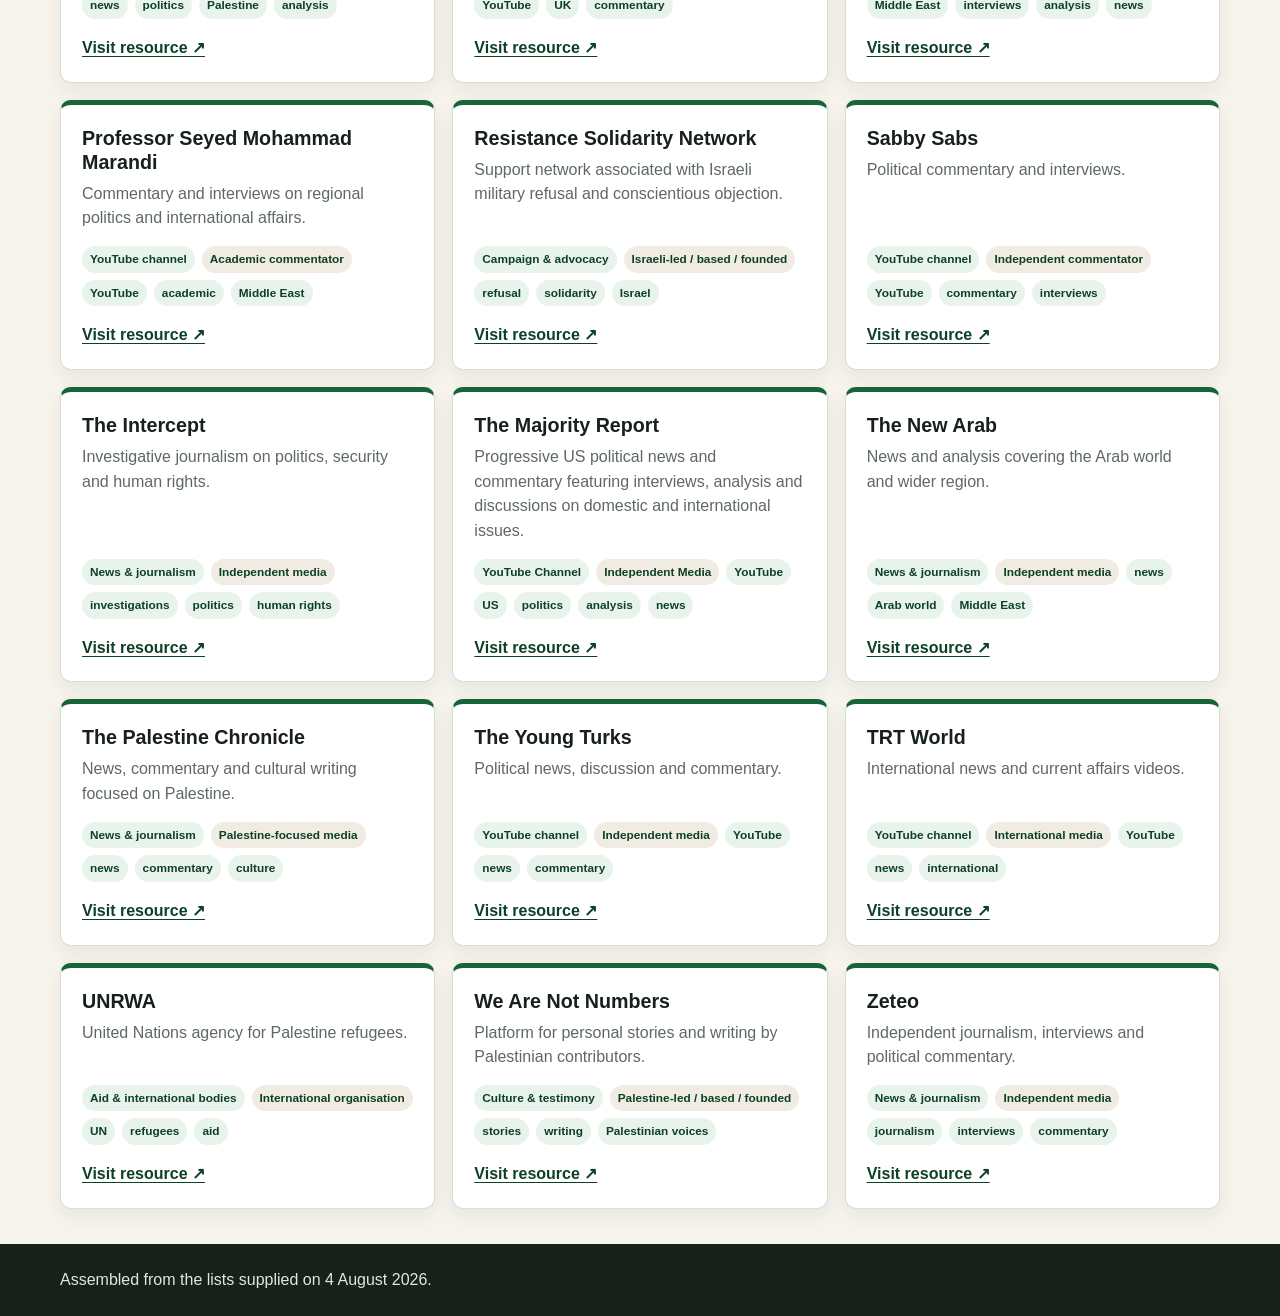
<file: index-with-menu.html>
<!doctype html>
<html lang="en">

<!-- ==================================================
     SECTION 1 — PAGE SETUP / HEAD
     Put page title, stylesheet links and other head items here.
     ================================================== -->
<head>
<meta charset="utf-8">
<meta name="viewport" content="width=device-width,initial-scale=1">
<title>Palestine Media Directory</title>
<link rel="stylesheet" href="styles.css">
</head>
<body>

<!-- ==================================================
     SECTION 2 — PAGE HEADER
     Put heading/banner code here.
     ================================================== -->
<header><div class="wrap">
<!-- HAMBURGER MENU -->
<button class="menu-button" id="menuButton" aria-label="Open menu" aria-expanded="false">
<span></span><span></span><span></span>
</button>
<nav class="main-menu" id="mainMenu">
<a href="index.html">History overview</a>
<a href="overview.html">Visual overview</a>
<a href="https://palestine-justice.github.io/weblinks/" target="_blank" rel="noopener">Palestine Justice links</a>
</nav>
<p class="kicker">Independent resource directory</p>
<h1>Palestine Media Directory</h1>
<p class="subtitle">Media, journalism, human-rights organisations, campaigns, research and video channels relating to Palestine.</p>
</div></header>

<!-- ==================================================
     SECTION 3 — MAIN CONTENT START
     ================================================== -->
<main class="wrap">

<!-- ==================================================
     SECTION 4 — DIRECTORY NOTICE
     Put notice/information-box code here.
     ================================================== -->
<section class="notice"><strong>Directory note:</strong> Inclusion does not imply endorsement of every article, speaker or viewpoint. Readers should compare sources and assess evidence, transparency and correctness.</section>

<!-- ==================================================
     SECTION 5 — SEARCH / FILTER / SORT CONTROLS
     Put new search or filter controls here.
     ================================================== -->
<section class="controls">
<label><span>Search</span><input id="search" type="search" placeholder="Search names, descriptions or tags"></label>
<label><span>Type</span><select id="typeFilter"><option value="">All types</option></select></label>
<label><span>Group</span><select id="groupFilter"><option value="">All groups</option></select></label>
<label><span>Sort</span><select id="sort"><option value="name">Name A–Z</option><option value="type">Type</option><option value="group">Group</option></select></label>
</section>

<!-- ==================================================
     SECTION 6 — RESULTS BAR AND RESOURCE CARDS
     Put code connected with displayed results/cards here.
     ================================================== -->
<div class="resultsbar"><p id="count"></p><button id="clear">Clear filters</button></div>
<section id="cards" class="grid"></section>
</main>

<!-- ==================================================
     SECTION 7 — FOOTER
     Put footer code here.
     ================================================== -->
<footer><div class="wrap">Assembled from the lists supplied on 4 August 2026.</div></footer>

<!-- ==================================================
     SECTION 8 — WEBSITE JAVASCRIPT FILES
     Put additional local JavaScript file links here.
     ================================================== -->
<script src="sites.js"></script>
<script src="script.js"></script>

<!-- ==================================================
     SECTION 9 — GOATCOUNTER ANALYTICS
     ================================================== -->
<script data-goatcounter="https://palestine-justice.goatcounter.com/count"
        async src="//gc.zgo.at/count.js">
</script>

<!-- ==================================================
     SECTION 10 — CLOUDFLARE WEB ANALYTICS
     ================================================== -->
<!-- Cloudflare Web Analytics -->
<script type='module' src='https://static.cloudflareinsights.com/beacon.min.js' data-cf-beacon='{"token": "90a6a1f27afb492b8741871558c626bf"}'>
</script>
<!-- End Cloudflare Web Analytics -->

</body>
</html>
</file>
<file: styles.css>
/* ==================================================
   SECTION 1 — COLOURS / GLOBAL VARIABLES
   Put site-wide colour variables here.
   ================================================== */
:root{--ink:#172019;--muted:#5e6961;--paper:#f6f4ed;--card:#fff;--green:#17643a;--dark:#0d4126;--line:#d7ddd8;--sand:#fff7df}

html{scroll-behavior:smooth}

/* ==================================================
   SECTION 2 — BASIC PAGE SETUP
   Put general page/layout rules here.
   ================================================== */
*{box-sizing:border-box}
body{margin:0;font-family:Arial,Helvetica,sans-serif;color:var(--ink);background:var(--paper);line-height:1.55}
.wrap{width:min(1160px,calc(100% - 32px));margin:auto}

/* ==================================================
   SECTION 3 — HEADER / MAIN TITLE
   Put header, title and subtitle styling here.
   ================================================== */
header{color:white;background:linear-gradient(125deg,#0d4126,#1f7044);padding:64px 0 52px;border-bottom:8px solid #b33a32}
.kicker{text-transform:uppercase;letter-spacing:.14em;font-weight:700;font-size:.78rem;margin:0 0 8px}
h1{font-size:clamp(2.3rem,6vw,4.8rem);line-height:1.02;margin:0}
.subtitle{max-width:800px;font-size:1.12rem;color:#eef7f1;margin:18px 0 0}

/* ==================================================
   SECTION 3A — HAMBURGER MENU
   Hamburger button and drop-down menu styling.
   ================================================== */
header{position:relative}
.menu-button{position:absolute;top:16px;right:16px;width:46px;height:42px;padding:8px;border:1px solid rgba(255,255,255,.5);border-radius:6px;background:transparent;cursor:pointer}
.menu-button span{display:block;height:3px;margin:5px 0;border-radius:2px;background:white}
.main-menu{display:none;position:absolute;top:68px;right:12px;width:min(300px,calc(100vw - 24px));overflow:hidden;border-radius:8px;background:white;box-shadow:0 6px 20px rgba(0,0,0,.22);z-index:20}
.main-menu.menu-open{display:block}
.main-menu a{display:block;padding:15px 18px;color:var(--ink);text-decoration:none;border-bottom:1px solid #eee}
.main-menu a:last-child{border-bottom:none}
.main-menu a:hover,.main-menu a:focus{background:#e8f3ec}

/* ==================================================
   SECTION 4 — DIRECTORY NOTICE
   Put notice/information-box styling here.
   ================================================== */
.notice{
      position:relative;
      z-index:2;
      margin:-10px 0 30px;
      padding:18px 20px;
      background:var(--sand);
      border-left:5px solid #d09a24;
      border-radius:9px;
      box-shadow:0 8px 24px rgba(0,0,0,.08)
   }

/* ==================================================
   SECTION 5 — SEARCH / FILTER / SORT CONTROLS
   Put control, input and button styling here.
   ================================================== */
.controls{display:grid;grid-template-columns:2fr 1fr 1fr 1fr;gap:14px}
label span{display:block;font-weight:700;font-size:.85rem;margin-bottom:5px}
input,select{width:100%;min-height:46px;padding:10px 12px;border:1px solid var(--line);border-radius:8px;background:#fff;font:inherit}
.resultsbar{display:flex;justify-content:space-between;align-items:center;margin:15px 0 18px}
#count{color:var(--muted)}
button{border:1px solid var(--green);background:transparent;color:var(--dark);border-radius:8px;padding:9px 13px;cursor:pointer}

/* ==================================================
   SECTION 6 — RESOURCE CARD GRID
   Put grid and individual card styling here.
   ================================================== */
.grid{display:grid;grid-template-columns:repeat(3,minmax(0,1fr));gap:17px}
.card{background:var(--card);border:1px solid var(--line);border-top:5px solid var(--green);border-radius:11px;padding:21px;display:flex;flex-direction:column;box-shadow:0 7px 20px rgba(24,40,29,.07)}
.card h2{font-size:1.23rem;line-height:1.22;margin:0 0 8px}
.card p{color:var(--muted);margin:0 0 15px}
.meta{display:flex;gap:7px;flex-wrap:wrap;margin:auto 0 17px}
.tag{font-size:.74rem;font-weight:700;border-radius:999px;padding:4px 8px;background:#e8f3ec;color:var(--dark)}
.group{background:#f0ece3}
.card a{align-self:flex-start;font-weight:700;color:var(--dark);text-underline-offset:3px}
.empty{grid-column:1/-1;text-align:center;padding:35px;background:#fff;border:1px dashed var(--line);border-radius:10px}

/* ==================================================
   SECTION 7 — FOOTER
   Put footer styling here.
   ================================================== */
footer{background:var(--ink);color:#dfe7e1;padding:24px 0;margin-top:35px}

/* ==================================================
   SECTION 8 — TABLET / SMALL-SCREEN LAYOUT
   Put rules for screens up to 900px wide here.
   ================================================== */
@media(max-width:900px){.grid{grid-template-columns:repeat(2,1fr)}.controls{grid-template-columns:1fr 1fr}}

/* ==================================================
   SECTION 9 — PHONE LAYOUT
   Put rules for screens up to 620px wide here.
   ================================================== */
@media(max-width:620px){header{padding-top:46px}.grid,.controls{grid-template-columns:1fr}.resultsbar{align-items:flex-start;gap:10px}}
</file>
